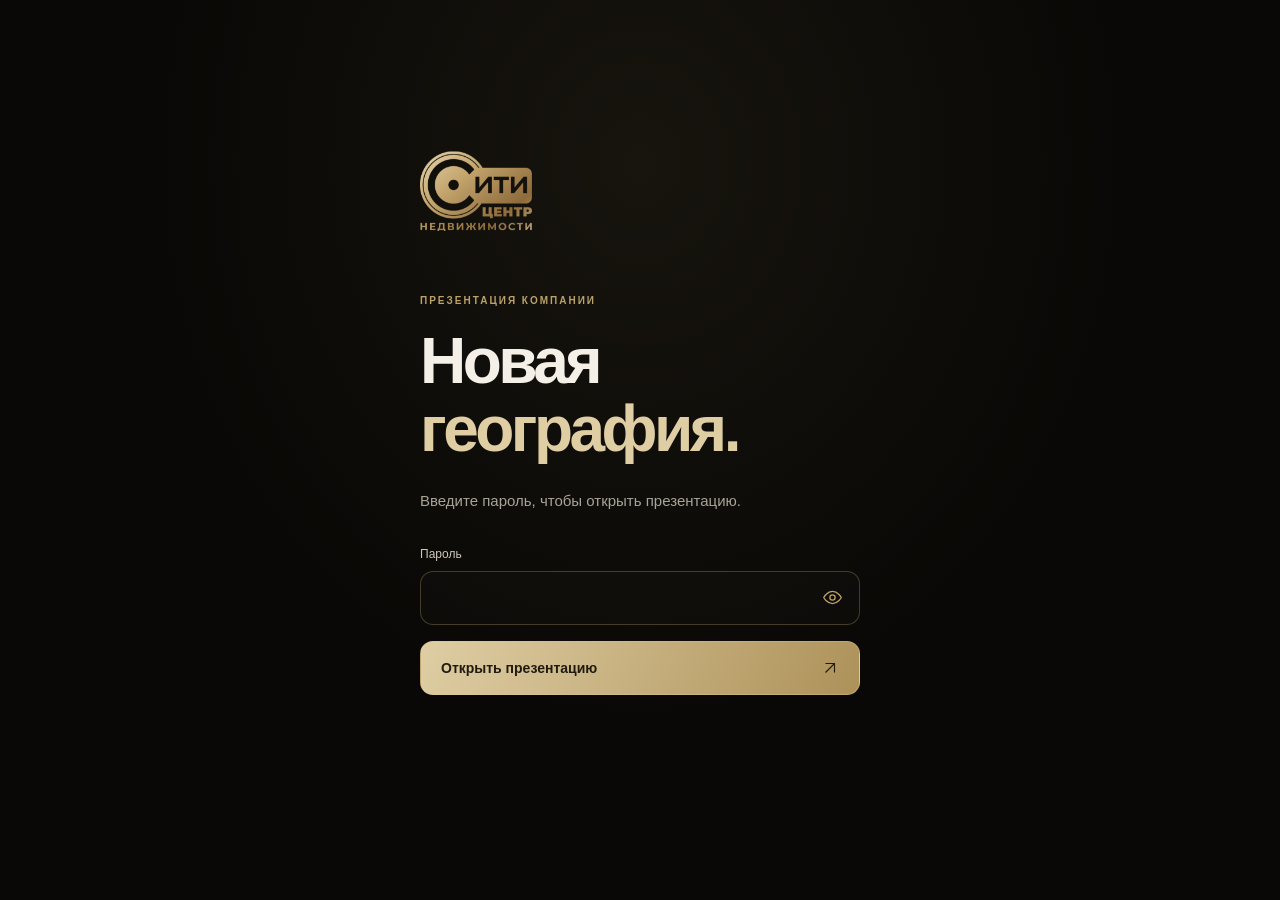
<file: index.html>
<!doctype html>
<html lang="ru">
<head>
  <meta charset="utf-8">
  <meta name="viewport" content="width=device-width,initial-scale=1,viewport-fit=cover">
  <meta name="theme-color" content="#090806">
  <meta name="robots" content="noindex,nofollow,noarchive">
  <meta name="referrer" content="no-referrer">
  <title>Сити-Центр · Презентация</title>
  <link rel="icon" type="image/svg+xml" href="brand.svg">
  <link rel="stylesheet" href="access.css">
  <script defer src="fflate.js"></script>
  <script defer src="access.js"></script>
</head>
<body>
  <main id="gate">
    <section class="access-card" aria-labelledby="access-title">
      <img class="brand" src="brand.svg" alt="Сити-Центр недвижимости" width="210" height="75">
      <p class="eyebrow">ПРЕЗЕНТАЦИЯ КОМПАНИИ</p>
      <h1 id="access-title">Новая <span>география.</span></h1>
      <p class="intro">Введите пароль, чтобы открыть презентацию.</p>
      <form id="access-form">
        <label for="password">Пароль</label>
        <div class="password-field">
          <input id="password" name="password" type="password" required autocomplete="current-password" autocapitalize="off" autocorrect="off" spellcheck="false" aria-describedby="access-status">
          <button type="button" id="show-password" aria-label="Показать пароль" aria-pressed="false"><svg viewBox="0 0 24 24" fill="none" aria-hidden="true"><path d="M2 12s3.5-7 10-7 10 7 10 7-3.5 7-10 7S2 12 2 12Z"/><circle cx="12" cy="12" r="3"/></svg></button>
        </div>
        <button class="submit" id="submit" type="submit"><span>Открыть презентацию</span><svg width="18" height="18" viewBox="0 0 24 24" fill="none" stroke="currentColor" stroke-width="1.5" aria-hidden="true"><path d="M6 18 18 6M6 6h12v12"/></svg></button>
        <p id="access-status" role="status" aria-live="polite"></p>
      </form>
      <noscript>Для открытия презентации включите JavaScript в браузере.</noscript>
    </section>
  </main>
  <div id="viewer" hidden></div>
</body>
</html>
</file>
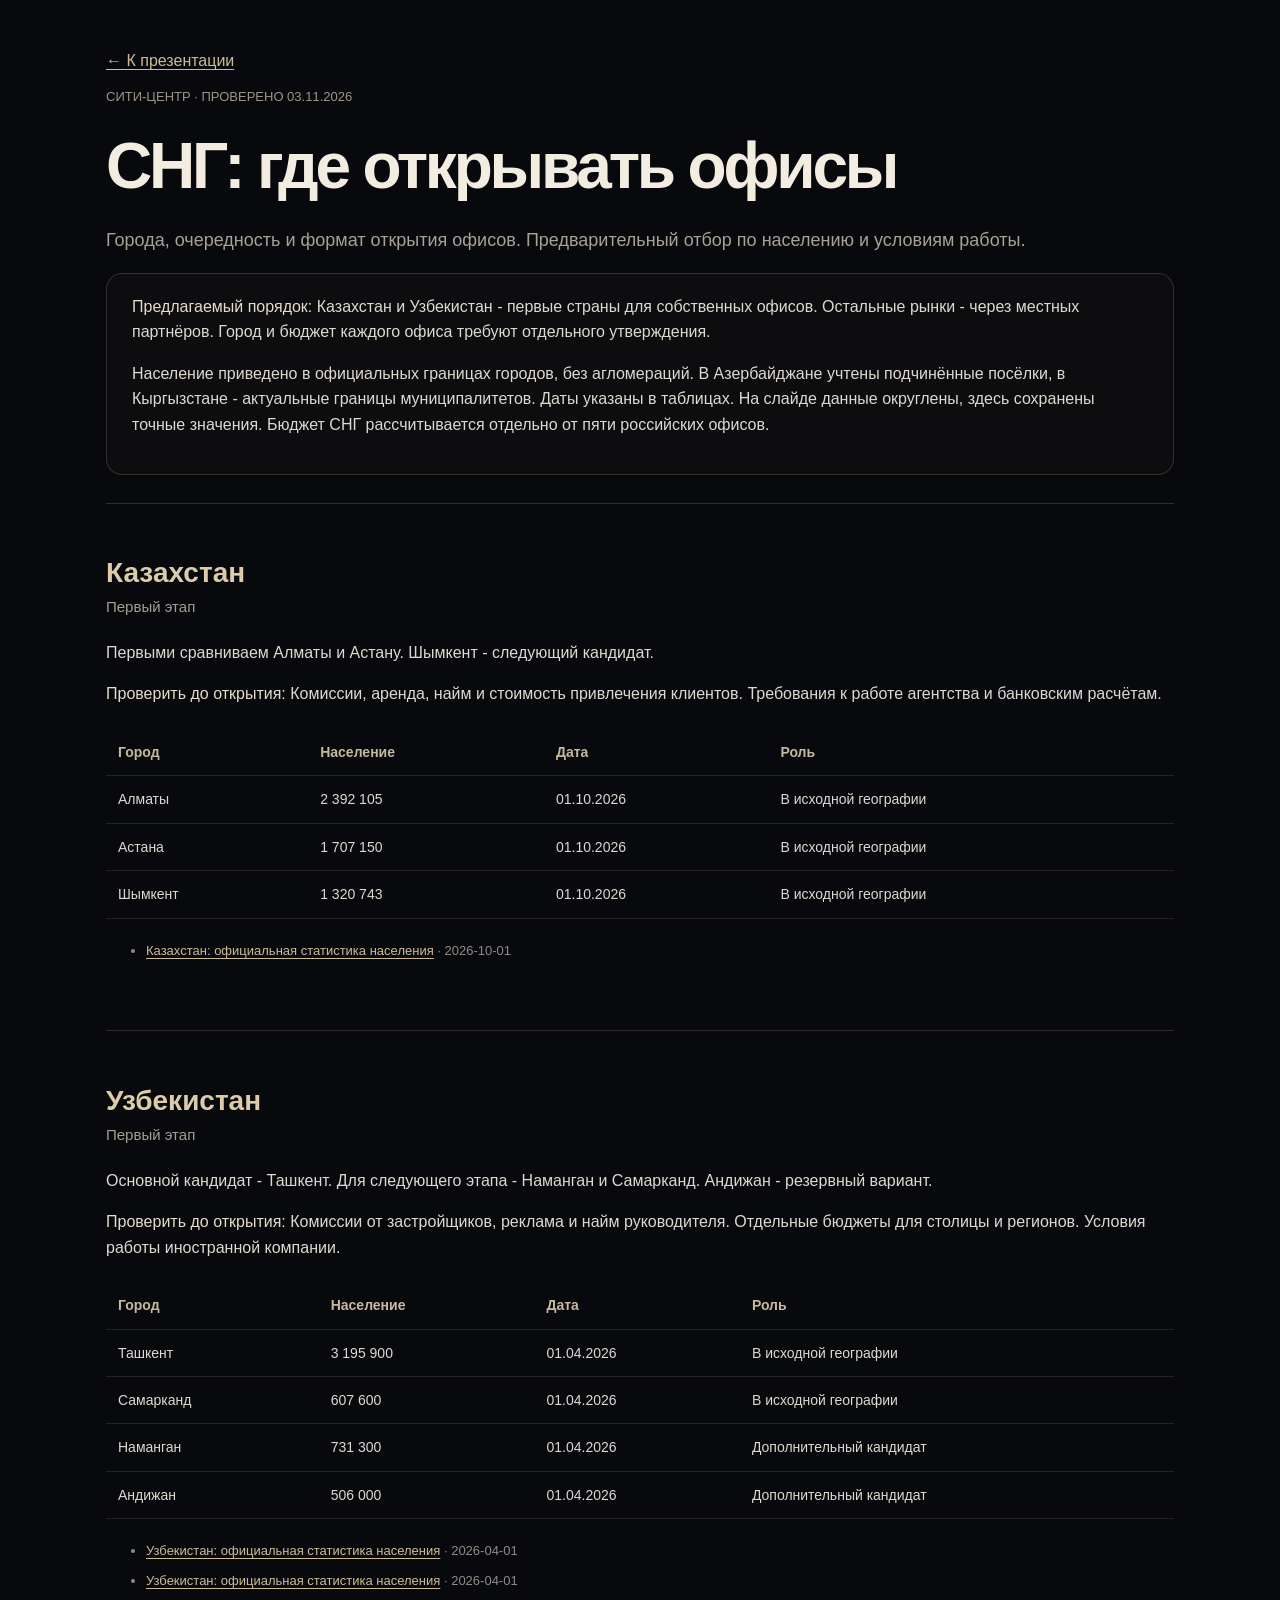
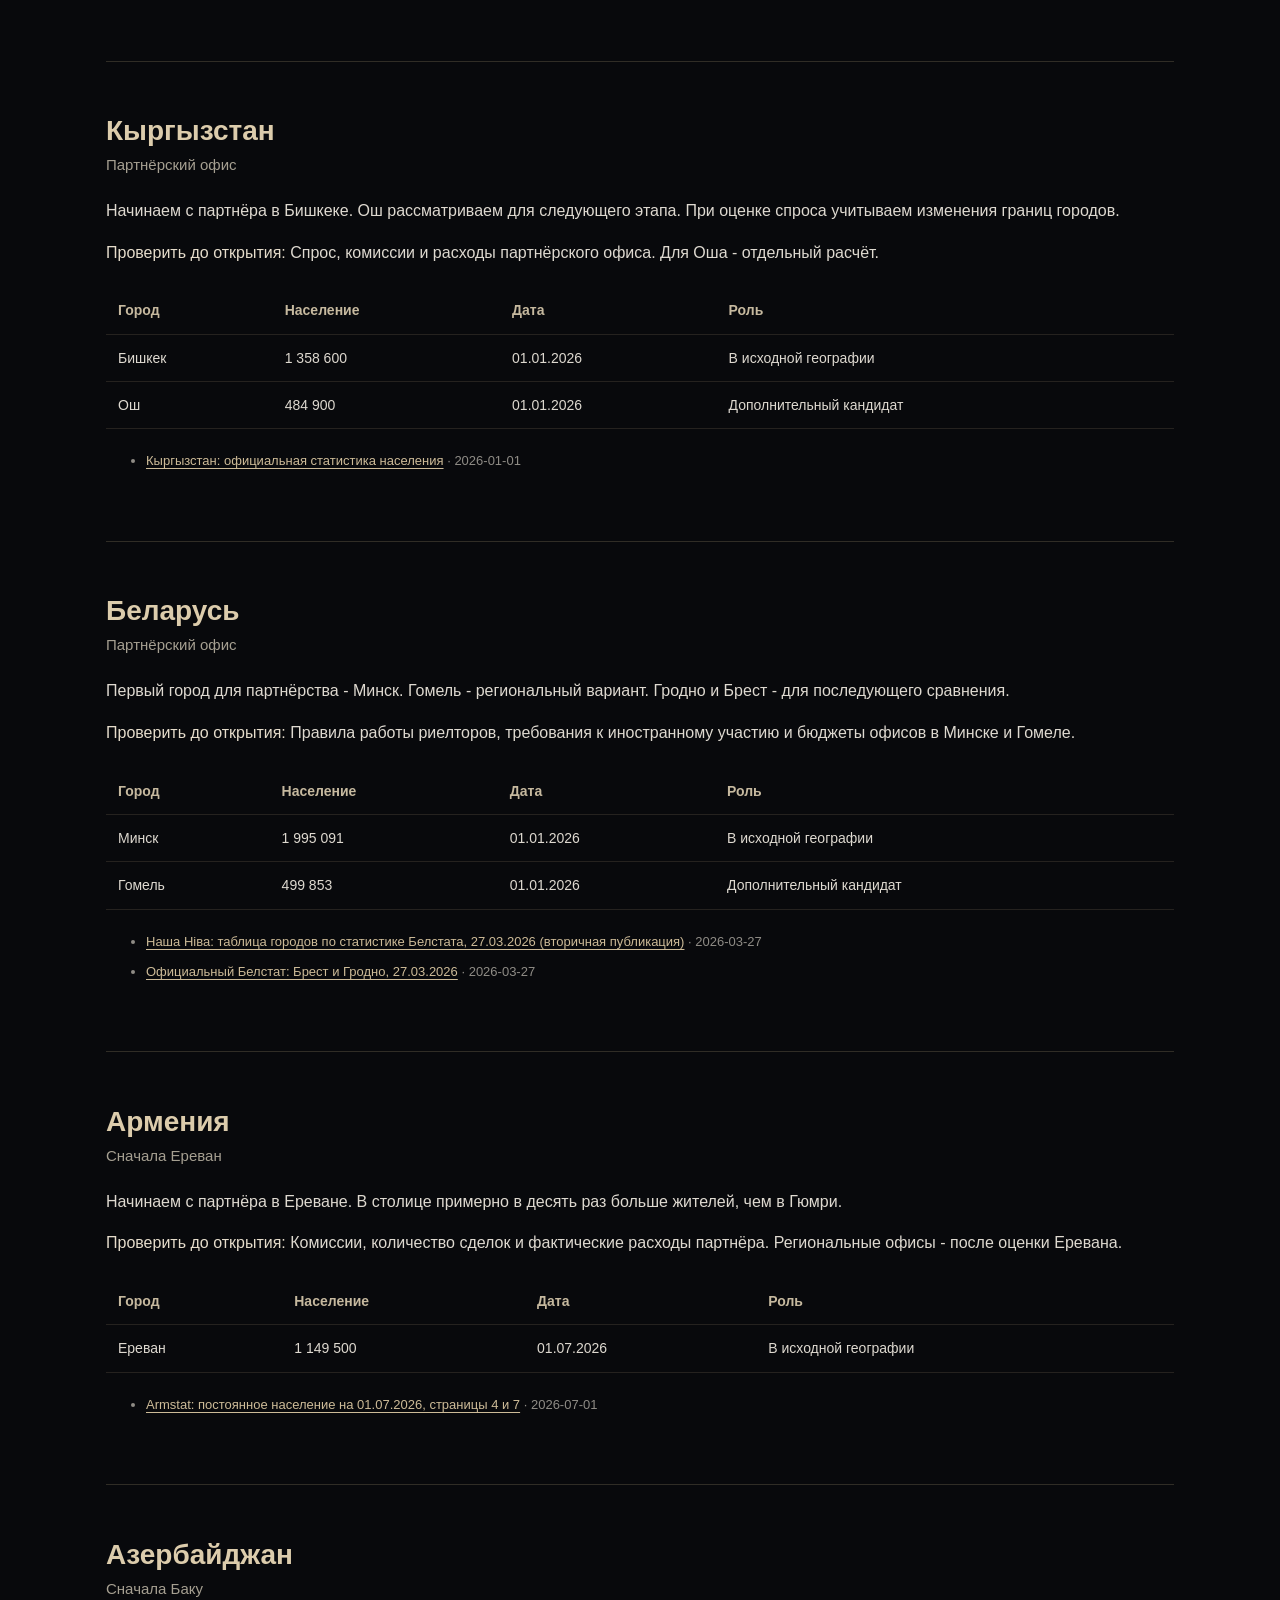
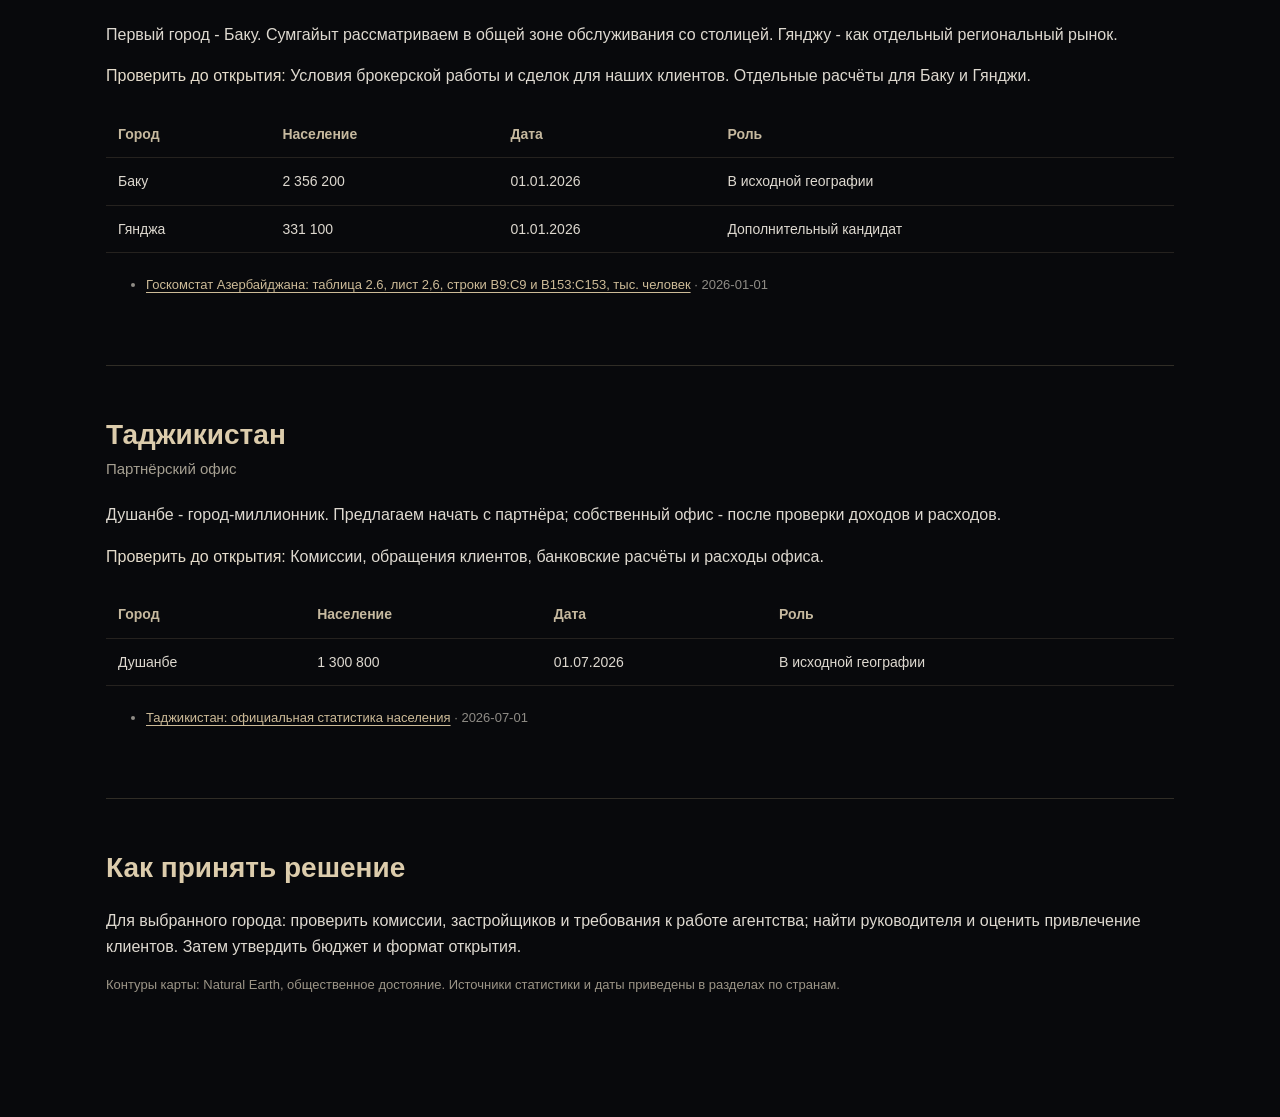
<file: research/cis-markets.html>
<!doctype html>
<html lang="ru"><head><meta charset="utf-8"><meta name="viewport" content="width=device-width,initial-scale=1"><title>СНГ: анализ городов - Сити-Центр</title><style>*{box-sizing:border-box}body{margin:0;background:#08090c;color:#ded9d0;font:16px/1.6 -apple-system,BlinkMacSystemFont,"Segoe UI",Arial,sans-serif}main{max-width:1120px;margin:auto;padding:48px 26px 80px}a{color:#cdbb98;text-underline-offset:3px}h1{font-size:clamp(36px,5vw,64px);line-height:1.1;letter-spacing:-.05em;color:#f2ece1;margin:24px 0}h2{color:#dcccac;font-size:28px;line-height:1.25}h2 small{display:block;color:#a59f91;font-size:15px;font-weight:400;margin-top:8px}.intro{color:#a8a296;font-size:18px;max-width:920px}section{border-top:1px solid #b19f7b3d;padding:28px 0;margin-top:28px}table{border-collapse:collapse;width:100%;font-size:14px;min-width:560px}th,td{padding:12px;text-align:left;border-bottom:1px solid #b19f7b2b}th{color:#c6b99f}.table-scroll{overflow:auto;margin:22px 0}.sources{font-size:13px;color:#8f8c86}.sources li{margin:9px 0}.stamp{color:#9c9587;font-size:13px}b{font-weight:500;color:#e5dccb}.method{border:1px solid #b19f7b3d;border-radius:16px;padding:20px 25px;background:#221f1b3b}</style></head><body><main><a href="../#cis">← К презентации</a><p class="stamp">СИТИ-ЦЕНТР · ПРОВЕРЕНО 03.11.2026</p><h1>СНГ: где открывать офисы</h1><p class="intro">Города, очередность и формат открытия офисов. Предварительный отбор по населению и условиям работы.</p><div class="method"><b>Предлагаемый порядок:</b> Казахстан и Узбекистан - первые страны для собственных офисов. Остальные рынки - через местных партнёров. Город и бюджет каждого офиса требуют отдельного утверждения.<p>Население приведено в официальных границах городов, без агломераций. В Азербайджане учтены подчинённые посёлки, в Кыргызстане - актуальные границы муниципалитетов. Даты указаны в таблицах. На слайде данные округлены, здесь сохранены точные значения. Бюджет СНГ рассчитывается отдельно от пяти российских офисов.</p></div><section id="kazakhstan"><h2>Казахстан <small>Первый этап</small></h2><p>Первыми сравниваем Алматы и Астану. Шымкент - следующий кандидат.</p><p><b>Проверить до открытия: </b>Комиссии, аренда, найм и стоимость привлечения клиентов. Требования к работе агентства и банковским расчётам.</p><div class="table-scroll"><table><thead><tr><th>Город</th><th>Население</th><th>Дата</th><th>Роль</th></tr></thead><tbody><tr><td>Алматы</td><td>2 392 105</td><td>01.10.2026</td><td>В исходной географии</td></tr><tr><td>Астана</td><td>1 707 150</td><td>01.10.2026</td><td>В исходной географии</td></tr><tr><td>Шымкент</td><td>1 320 743</td><td>01.10.2026</td><td>В исходной географии</td></tr></tbody></table></div><ul class="sources"><li><a href="https://stat.gov.kz/en/region/" target="_blank" rel="noopener">Казахстан: официальная статистика населения</a> · 2026-10-01</li></ul></section><section id="uzbekistan"><h2>Узбекистан <small>Первый этап</small></h2><p>Основной кандидат - Ташкент. Для следующего этапа - Наманган и Самарканд. Андижан - резервный вариант.</p><p><b>Проверить до открытия: </b>Комиссии от застройщиков, реклама и найм руководителя. Отдельные бюджеты для столицы и регионов. Условия работы иностранной компании.</p><div class="table-scroll"><table><thead><tr><th>Город</th><th>Население</th><th>Дата</th><th>Роль</th></tr></thead><tbody><tr><td>Ташкент</td><td>3 195 900</td><td>01.04.2026</td><td>В исходной географии</td></tr><tr><td>Самарканд</td><td>607 600</td><td>01.04.2026</td><td>В исходной географии</td></tr><tr><td>Наманган</td><td>731 300</td><td>01.04.2026</td><td>Дополнительный кандидат</td></tr><tr><td>Андижан</td><td>506 000</td><td>01.04.2026</td><td>Дополнительный кандидат</td></tr></tbody></table></div><ul class="sources"><li><a href="https://stat.uz/en/press-center/news-of-committee/68042-ajsi-udud-a-olisi-eng-k-p-5" target="_blank" rel="noopener">Узбекистан: официальная статистика населения</a> · 2026-04-01</li><li><a href="https://stat.uz/en/press-center/news-of-committee/68794-a-olisi-soni-eng-k-p-b-lgan-top-10-tuman-va-sha-arlar-5" target="_blank" rel="noopener">Узбекистан: официальная статистика населения</a> · 2026-04-01</li></ul></section><section id="kyrgyzstan"><h2>Кыргызстан <small>Партнёрский офис</small></h2><p>Начинаем с партнёра в Бишкеке. Ош рассматриваем для следующего этапа. При оценке спроса учитываем изменения границ городов.</p><p><b>Проверить до открытия: </b>Спрос, комиссии и расходы партнёрского офиса. Для Оша - отдельный расчёт.</p><div class="table-scroll"><table><thead><tr><th>Город</th><th>Население</th><th>Дата</th><th>Роль</th></tr></thead><tbody><tr><td>Бишкек</td><td>1 358 600</td><td>01.01.2026</td><td>В исходной географии</td></tr><tr><td>Ош</td><td>484 900</td><td>01.01.2026</td><td>Дополнительный кандидат</td></tr></tbody></table></div><ul class="sources"><li><a href="https://www.stat.gov.kg/ru/opendata/category/39/" target="_blank" rel="noopener">Кыргызстан: официальная статистика населения</a> · 2026-01-01</li></ul></section><section id="belarus"><h2>Беларусь <small>Партнёрский офис</small></h2><p>Первый город для партнёрства - Минск. Гомель - региональный вариант. Гродно и Брест - для последующего сравнения.</p><p><b>Проверить до открытия: </b>Правила работы риелторов, требования к иностранному участию и бюджеты офисов в Минске и Гомеле.</p><div class="table-scroll"><table><thead><tr><th>Город</th><th>Население</th><th>Дата</th><th>Роль</th></tr></thead><tbody><tr><td>Минск</td><td>1 995 091</td><td>01.01.2026</td><td>В исходной географии</td></tr><tr><td>Гомель</td><td>499 853</td><td>01.01.2026</td><td>Дополнительный кандидат</td></tr></tbody></table></div><ul class="sources"><li><a href="https://nashaniva.com/ru/391394" target="_blank" rel="noopener">Наша Ніва: таблица городов по статистике Белстата, 27.03.2026 (вторичная публикация)</a> · 2026-03-27</li><li><a href="https://t.me/belstat_by/2850" target="_blank" rel="noopener">Официальный Белстат: Брест и Гродно, 27.03.2026</a> · 2026-03-27</li></ul></section><section id="armenia"><h2>Армения <small>Сначала Ереван</small></h2><p>Начинаем с партнёра в Ереване. В столице примерно в десять раз больше жителей, чем в Гюмри.</p><p><b>Проверить до открытия: </b>Комиссии, количество сделок и фактические расходы партнёра. Региональные офисы - после оценки Еревана.</p><div class="table-scroll"><table><thead><tr><th>Город</th><th>Население</th><th>Дата</th><th>Роль</th></tr></thead><tbody><tr><td>Ереван</td><td>1 149 500</td><td>01.07.2026</td><td>В исходной географии</td></tr></tbody></table></div><ul class="sources"><li><a href="https://www.armstat.am/file/article/population_01_07_26.pdf" target="_blank" rel="noopener">Armstat: постоянное население на 01.07.2026, страницы 4 и 7</a> · 2026-07-01</li></ul></section><section id="azerbaijan"><h2>Азербайджан <small>Сначала Баку</small></h2><p>Первый город - Баку. Сумгайыт рассматриваем в общей зоне обслуживания со столицей. Гянджу - как отдельный региональный рынок.</p><p><b>Проверить до открытия: </b>Условия брокерской работы и сделок для наших клиентов. Отдельные расчёты для Баку и Гянджи.</p><div class="table-scroll"><table><thead><tr><th>Город</th><th>Население</th><th>Дата</th><th>Роль</th></tr></thead><tbody><tr><td>Баку</td><td>2 356 200</td><td>01.01.2026</td><td>В исходной географии</td></tr><tr><td>Гянджа</td><td>331 100</td><td>01.01.2026</td><td>Дополнительный кандидат</td></tr></tbody></table></div><ul class="sources"><li><a href="https://www.stat.gov.az/source/demoqraphy/ap/en/2_6en.xls" target="_blank" rel="noopener">Госкомстат Азербайджана: таблица 2.6, лист 2,6, строки B9:C9 и B153:C153, тыс. человек</a> · 2026-01-01</li></ul></section><section id="tajikistan"><h2>Таджикистан <small>Партнёрский офис</small></h2><p>Душанбе - город-миллионник. Предлагаем начать с партнёра; собственный офис - после проверки доходов и расходов.</p><p><b>Проверить до открытия: </b>Комиссии, обращения клиентов, банковские расчёты и расходы офиса.</p><div class="table-scroll"><table><thead><tr><th>Город</th><th>Население</th><th>Дата</th><th>Роль</th></tr></thead><tbody><tr><td>Душанбе</td><td>1 300 800</td><td>01.07.2026</td><td>В исходной географии</td></tr></tbody></table></div><ul class="sources"><li><a href="https://www.stat.tj/ru/rost-chislennosti-naseleniya-i-demograficheskie-izmeneniya-v-strane/" target="_blank" rel="noopener">Таджикистан: официальная статистика населения</a> · 2026-07-01</li></ul></section><section><h2>Как принять решение</h2><p>Для выбранного города: проверить комиссии, застройщиков и требования к работе агентства; найти руководителя и оценить привлечение клиентов. Затем утвердить бюджет и формат открытия.</p><p class="stamp">Контуры карты: Natural Earth, общественное достояние. Источники статистики и даты приведены в разделах по странам.</p></section></main></body></html>
</file>
<file: access.css>
:root{color-scheme:dark;font-family:-apple-system,BlinkMacSystemFont,"Segoe UI",sans-serif;background:#090806;color:#f4f0e8;font-synthesis:none}*{box-sizing:border-box}body{margin:0}button,input{font:inherit}#gate{min-height:100vh;min-height:100dvh;display:grid;place-items:center;padding:36px 24px;background:radial-gradient(ellipse at 50% 18%,#bba16a15,transparent 54%),#090806}.access-card{width:min(100%,440px)}.brand{display:block;object-fit:contain;object-position:left center;margin:0 0 64px;max-width:65%;height:auto;max-height:80px}.eyebrow{font-size:10px;letter-spacing:.2em;color:#bba16a;font-weight:600;margin:0 0 22px}h1{font-size:clamp(45px,8vw,64px);letter-spacing:-.055em;line-height:1.06;font-weight:650;margin:0}h1 span{color:#dfcea4;display:block}.intro{font-size:15px;line-height:1.6;color:#aaa398;margin:25px 0 34px}label{font-size:12px;color:#cfc7ba;display:block;margin-bottom:10px}.password-field{display:flex;align-items:center;min-height:54px;border:1px solid #bba16a50;border-radius:13px;background:#ffffff04;transition:border-color .2s}.password-field:focus-within{border-color:#dfcea4;box-shadow:0 0 0 3px #bba16a15}input{background:none;border:0;outline:0;padding:15px 16px;color:#fff;width:100%;min-width:0;font-size:16px}#show-password{padding:12px;background:none;color:#bba16a;cursor:pointer;display:grid;place-items:center;border:0;border-radius:10px;margin-right:4px}#show-password svg{width:21px;height:21px;stroke:currentColor;stroke-width:1.5}.submit{border:1px solid #d9c48f60;background:linear-gradient(115deg,#dfcea4,#ad9159);color:#201a0f;display:flex;align-items:center;justify-content:space-between;padding:17px 20px;width:100%;border-radius:13px;margin-top:16px;font-size:14px;font-weight:600;cursor:pointer}.submit:hover{filter:brightness(1.06)}.submit:disabled{cursor:wait;opacity:.65}button:focus-visible{outline:2px solid #dfcea4;outline-offset:4px}#access-status{font-size:13px;line-height:1.5;min-height:40px;margin:14px 0 0;color:#cfc7ba}#access-status.error{color:#e8b9a2}#viewer{position:fixed;inset:0;background:#090806}#viewer iframe{display:block;border:0;width:100%;height:100%;background:#090806}[hidden]{display:none!important}body.unlocked{overflow:hidden}noscript{font-size:13px;color:#e8b9a2}@media(max-width:420px){#gate{padding:30px 24px}.brand{margin-bottom:48px}.intro{font-size:14px;margin-bottom:28px}}@media(prefers-reduced-motion:reduce){*{transition:none!important}}
</file>
